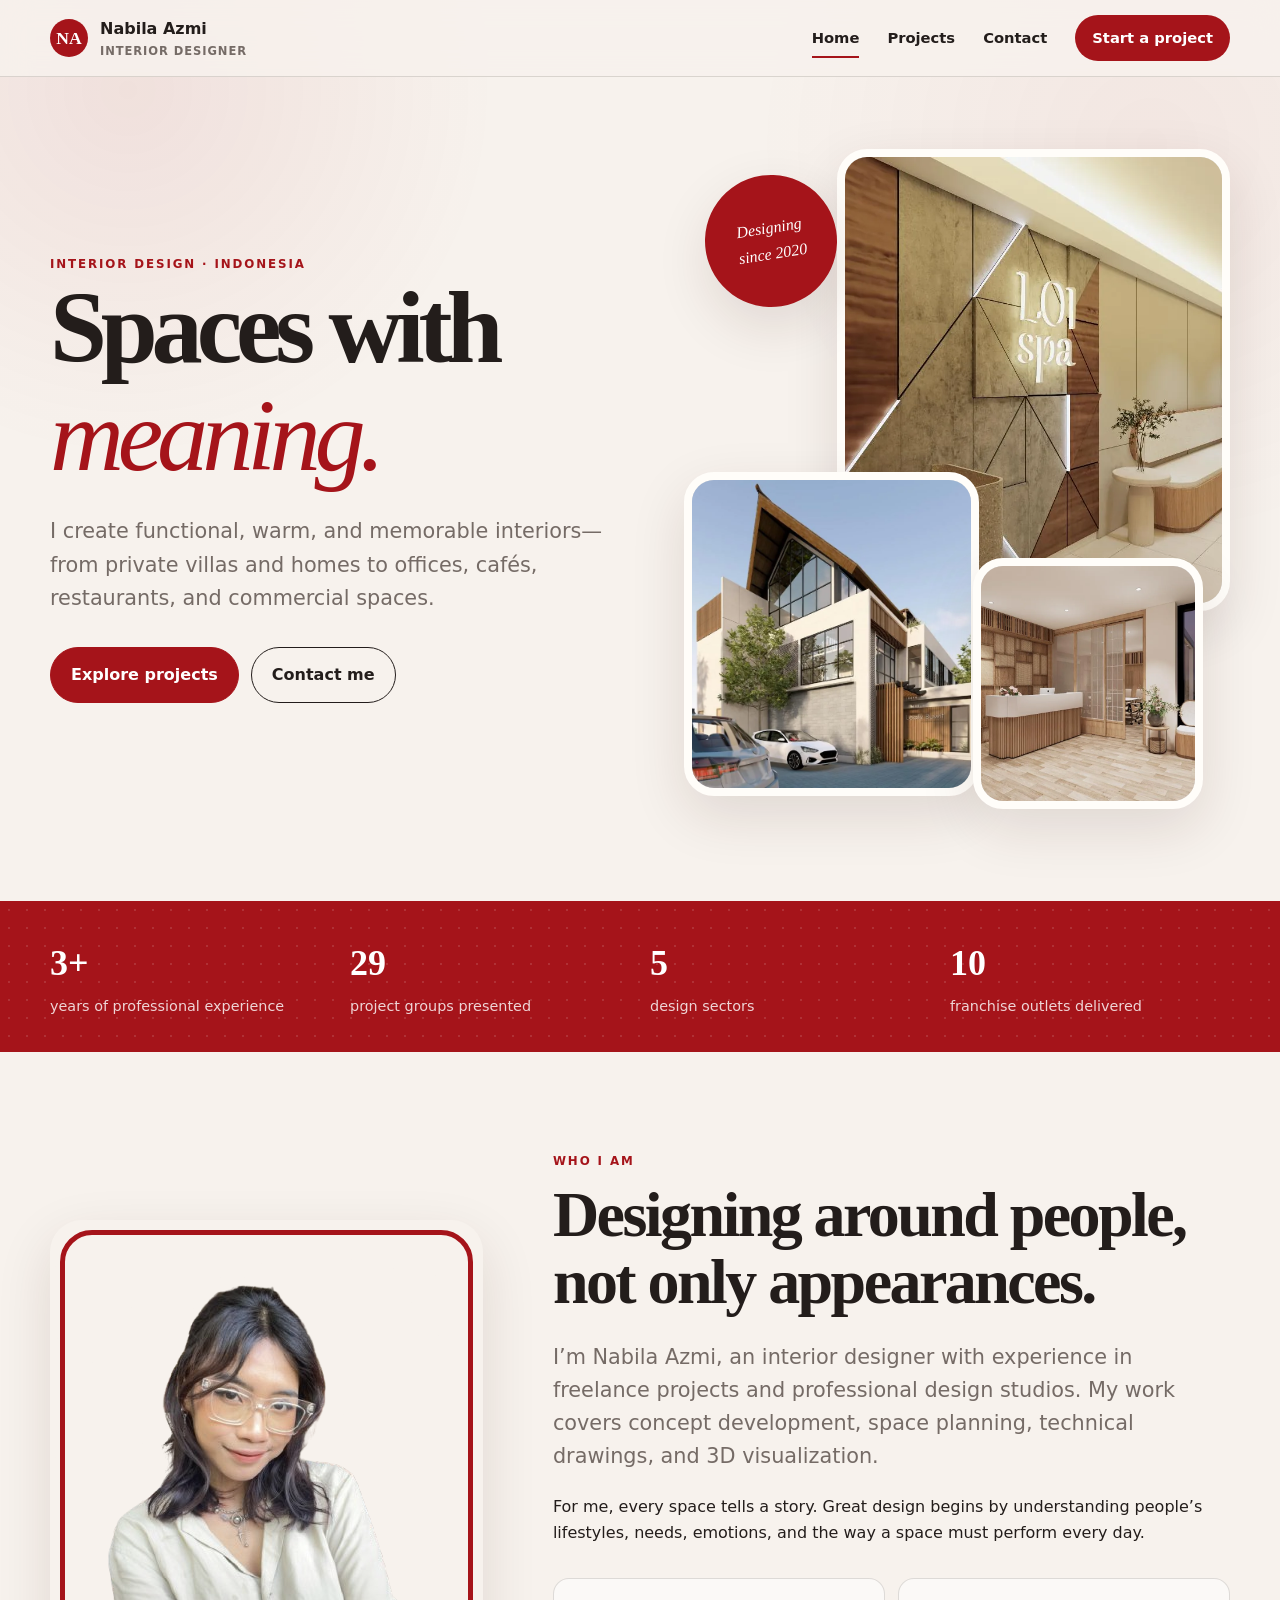
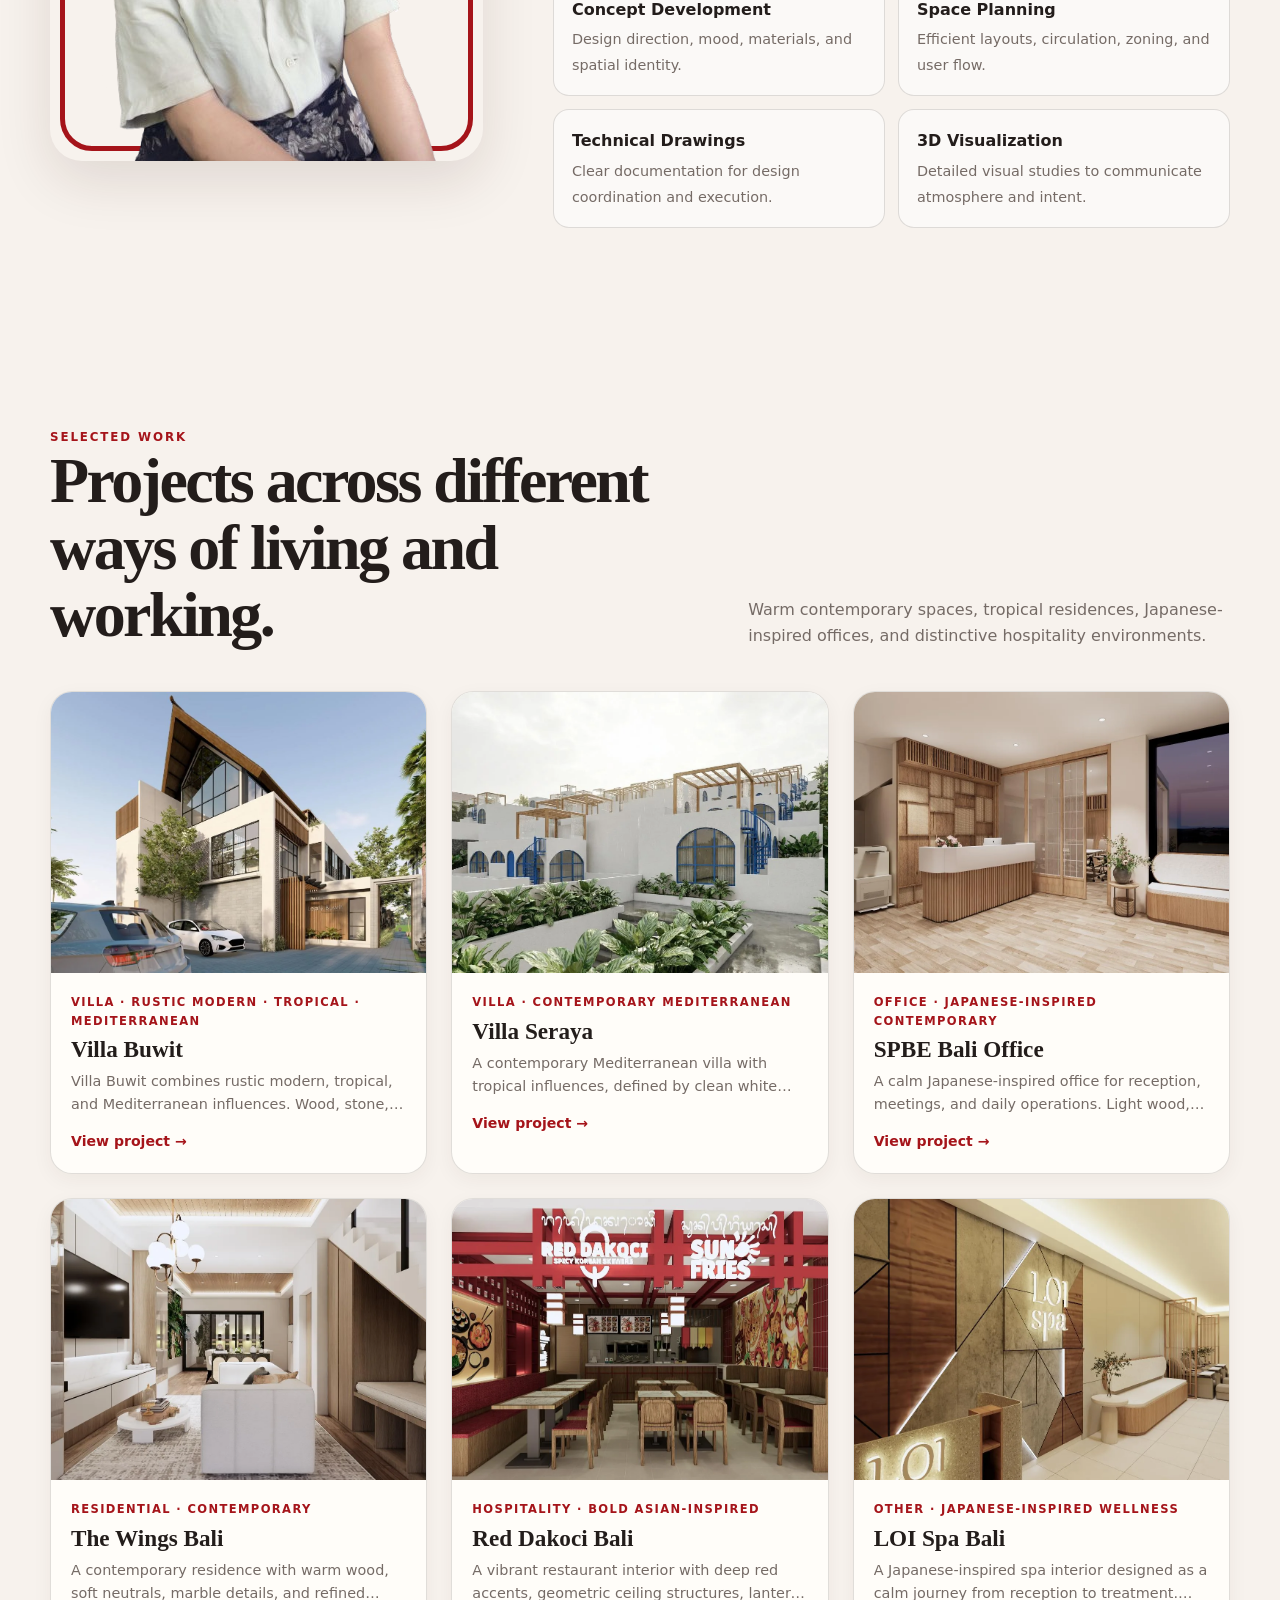
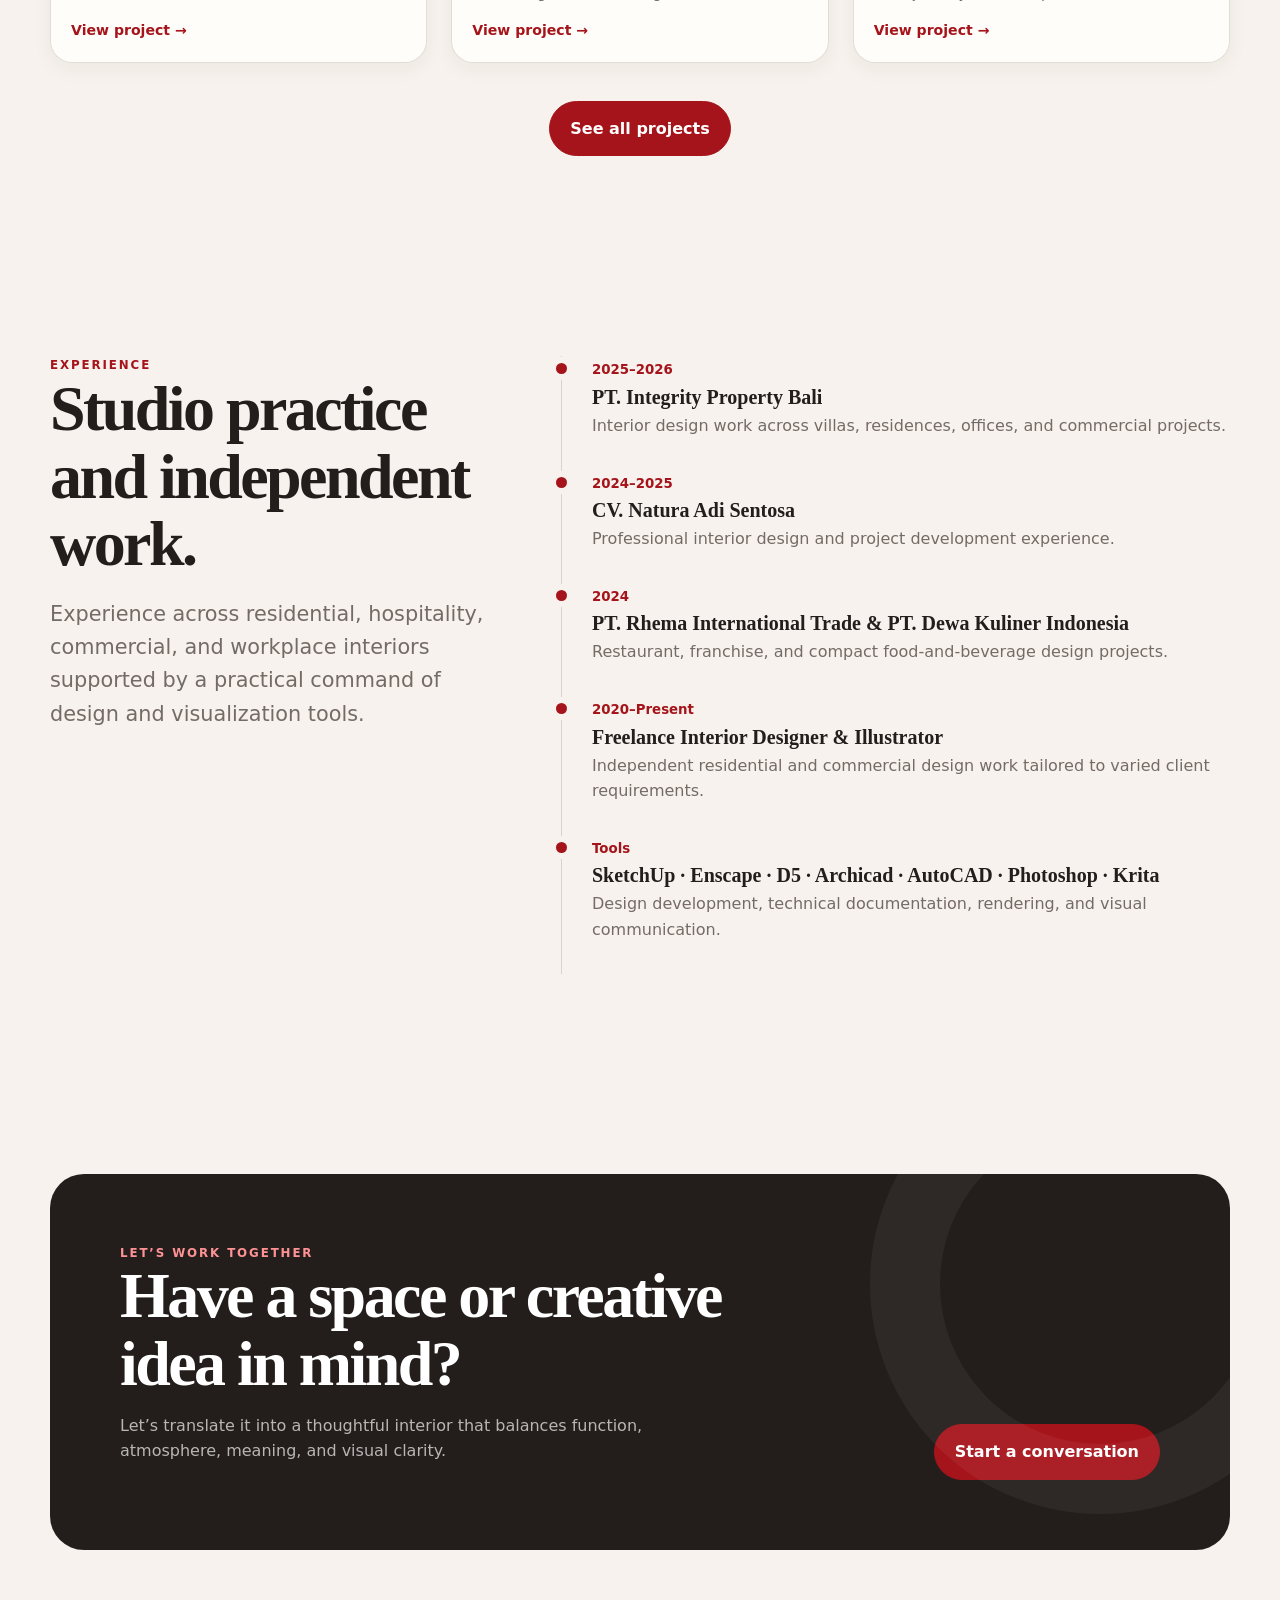
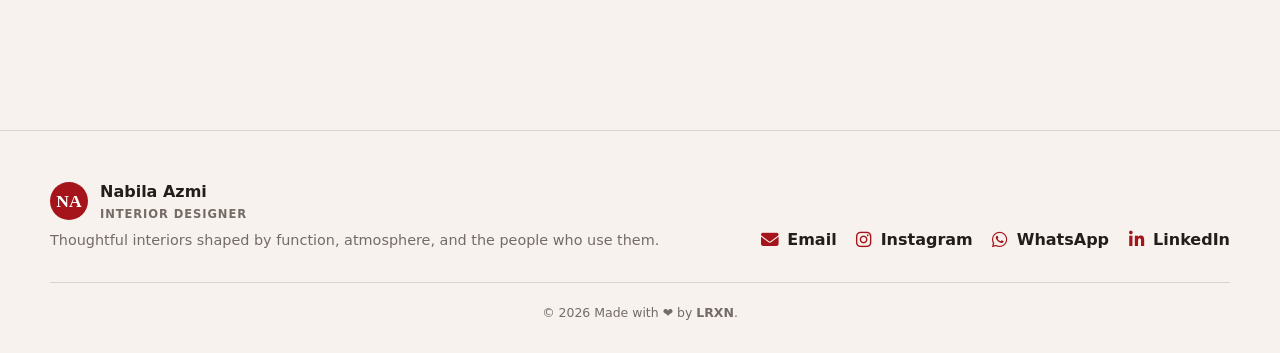
<file: index.html>
<!doctype html>
<html lang="en">
 <head>
  <meta charset="utf-8"/>
  <meta content="width=device-width,initial-scale=1" name="viewport"/>
  <meta content="Interior design portfolio of Nabila Azmi, featuring villa, residential, office, hospitality, and commercial projects." name="description"/>
  <meta content="#a5141a" name="theme-color"/>
  <title>
   Nabila Azmi — Interior Designer
  </title>
  <link href="/assets/styles.css" rel="stylesheet"/>
  <link
   href="https://cdn.jsdelivr.net/npm/@fortawesome/fontawesome-free@6.7.2/css/all.min.css"
   rel="stylesheet"
  />
 </head>
 <body>
  <!-- Site header and navigation -->
  <header class="site-header">
   <div class="container nav">
    <a class="brand" href="/">
     <span class="brand-mark">
      NA
     </span>
     <span>
      Nabila Azmi
      <small>
       Interior Designer
      </small>
     </span>
    </a>
    <button aria-expanded="false" aria-label="Open navigation" class="menu-btn">
     ☰
    </button>
    <nav aria-label="Primary navigation" class="nav-links">
     <a aria-current="page" href="/">
      Home
     </a>
     <a href="/projects/">
      Projects
     </a>
     <a href="/contact/">
      Contact
     </a>
     <a class="nav-cta" href="/contact/">
      Start a project
     </a>
    </nav>
   </div>
  </header>
  <main>
   <!-- Hero -->
   <section class="hero">
    <div class="container hero-grid">
     <div class="hero-copy reveal">
      <div class="eyebrow">
       Interior design · Indonesia
      </div>
      <h1>
       Spaces with
       <em>
        meaning.
       </em>
      </h1>
      <p class="lead">
       I create functional, warm, and memorable interiors—from private villas and homes to offices, cafés, restaurants, and commercial spaces.
      </p>
      <div class="actions">
       <a class="btn btn-primary" href="/projects/">
        Explore projects
       </a>
       <a class="btn btn-ghost" href="/contact/">
        Contact me
       </a>
      </div>
     </div>
     <div class="hero-collage reveal">
      <div class="hero-card one">
       <img alt="Villa Seraya exterior" src="/assets/images/villa-seraya-01.webp"/>
      </div>
      <div class="hero-card two">
       <img alt="Red Dakoci restaurant" src="/assets/images/red-dakoci-bali-01.webp"/>
      </div>
      <div class="hero-card three">
       <img alt="Villa Buwit exterior" src="/assets/images/villa-buwit-01.webp"/>
      </div>
      <div class="hero-badge">
       Designing
       <br/>
       since 2020
      </div>
     </div>
    </div>
   </section>
   <!-- Dot Band -->
   <section class="dot-band">
    <div class="container stats">
     <div class="stat">
      <strong>
       3+
      </strong>
      <span>
       years of professional experience
      </span>
     </div>
     <div class="stat">
      <strong>
       29
      </strong>
      <span>
       project groups presented
      </span>
     </div>
     <div class="stat">
      <strong>
       5
      </strong>
      <span>
       design sectors
      </span>
     </div>
     <div class="stat">
      <strong>
       10
      </strong>
      <span>
       franchise outlets delivered
      </span>
     </div>
    </div>
   </section>
   <!-- Section -->
   <section class="section">
    <div class="container about-grid">
     <div class="portrait reveal">
      <img alt="Portrait of Nabila Azmi" src="/assets/images/nabila-profile-portrait.webp"/>
     </div>
     <div class="about-copy reveal">
      <div class="eyebrow">
       Who I am
      </div>
      <h2>
       Designing around people, not only appearances.
      </h2>
      <p class="lead">
       I’m Nabila Azmi, an interior designer with experience in freelance projects and professional design studios. My work covers concept development, space planning, technical drawings, and 3D visualization.
      </p>
      <p>
       For me, every space tells a story. Great design begins by understanding people’s lifestyles, needs, emotions, and the way a space must perform every day.
      </p>
      <div class="capabilities">
       <div class="capability">
        <strong>
         Concept Development
        </strong>
        <span>
         Design direction, mood, materials, and spatial identity.
        </span>
       </div>
       <div class="capability">
        <strong>
         Space Planning
        </strong>
        <span>
         Efficient layouts, circulation, zoning, and user flow.
        </span>
       </div>
       <div class="capability">
        <strong>
         Technical Drawings
        </strong>
        <span>
         Clear documentation for design coordination and execution.
        </span>
       </div>
       <div class="capability">
        <strong>
         3D Visualization
        </strong>
        <span>
         Detailed visual studies to communicate atmosphere and intent.
        </span>
       </div>
      </div>
     </div>
    </div>
   </section>
   <!-- Section -->
   <section class="section">
    <div class="container">
     <div class="section-head">
      <div>
       <div class="eyebrow">
        Selected work
       </div>
       <h2>
        Projects across different ways of living and working.
       </h2>
      </div>
      <p>
       Warm contemporary spaces, tropical residences, Japanese-inspired offices, and distinctive hospitality environments.
      </p>
     </div>
     <div class="project-grid">
      <article aria-label="View Villa Buwit" class="project-card reveal" data-open-project="villa-buwit" role="button" tabindex="0">
       <div class="project-media">
        <img alt="Villa Buwit interior design" loading="lazy" src="/assets/images/villa-buwit-01.webp"/>
       </div>
       <div class="project-body">
        <div class="project-meta">
         Villa · Rustic Modern · Tropical · Mediterranean
        </div>
        <h3>
         Villa Buwit
        </h3>
        <p>
         Villa Buwit combines rustic modern, tropical, and Mediterranean influences. Wood, stone, clean geometry, and a relaxed material palette create a warm home that sits comfortably within its natural setting.
        </p>
        <div class="view-link">
         View project →
        </div>
       </div>
      </article>
      <article aria-label="View Villa Seraya" class="project-card reveal" data-open-project="villa-seraya" role="button" tabindex="0">
       <div class="project-media">
        <img alt="Villa Seraya interior design" loading="lazy" src="/assets/images/villa-seraya-01.webp"/>
       </div>
       <div class="project-body">
        <div class="project-meta">
         Villa · Contemporary Mediterranean
        </div>
        <h3>
         Villa Seraya
        </h3>
        <p>
         A contemporary Mediterranean villa with tropical influences, defined by clean white architecture, blue arched openings, warm wood accents, and lush planting. The result is airy, serene, and resort-like.
        </p>
        <div class="view-link">
         View project →
        </div>
       </div>
      </article>
      <article aria-label="View SPBE Bali Office" class="project-card reveal" data-open-project="spbe-bali-office" role="button" tabindex="0">
       <div class="project-media">
        <img alt="SPBE Bali Office interior design" loading="lazy" src="/assets/images/spbe-bali-office-01.webp"/>
       </div>
       <div class="project-body">
        <div class="project-meta">
         Office · Japanese-inspired Contemporary
        </div>
        <h3>
         SPBE Bali Office
        </h3>
        <p>
         A calm Japanese-inspired office for reception, meetings, and daily operations. Light wood, soft neutrals, translucent partitions, integrated storage, curved forms, and panoramic glazing create order, openness, and functional privacy.
        </p>
        <div class="view-link">
         View project →
        </div>
       </div>
      </article>
      <article aria-label="View The Wings Bali" class="project-card reveal" data-open-project="the-wings-bali" role="button" tabindex="0">
       <div class="project-media">
        <img alt="The Wings Bali interior design" loading="lazy" src="/assets/images/the-wings-bali-01.webp"/>
       </div>
       <div class="project-body">
        <div class="project-meta">
         Residential · Contemporary
        </div>
        <h3>
         The Wings Bali
        </h3>
        <p>
         A contemporary residence with warm wood, soft neutrals, marble details, and refined lighting. Integrated storage, a geometric green feature wall, and the private pool build a clear indoor-outdoor relationship.
        </p>
        <div class="view-link">
         View project →
        </div>
       </div>
      </article>
      <article aria-label="View Red Dakoci Bali" class="project-card reveal" data-open-project="red-dakoci-bali" role="button" tabindex="0">
       <div class="project-media">
        <img alt="Red Dakoci Bali interior design" loading="lazy" src="/assets/images/red-dakoci-bali-01.webp"/>
       </div>
       <div class="project-body">
        <div class="project-meta">
         Hospitality · Bold Asian-inspired
        </div>
        <h3>
         Red Dakoci Bali
        </h3>
        <p>
         A vibrant restaurant interior with deep red accents, geometric ceiling structures, lantern-style lighting, murals, and timber finishes. Flexible table configurations and balanced neutral elements make the space energetic yet comfortable.
        </p>
        <div class="view-link">
         View project →
        </div>
       </div>
      </article>
      <article aria-label="View LOI Spa Bali" class="project-card reveal" data-open-project="loi-spa-bali" role="button" tabindex="0">
       <div class="project-media">
        <img alt="LOI Spa Bali interior design" loading="lazy" src="/assets/images/loi-spa-bali-01.webp"/>
       </div>
       <div class="project-body">
        <div class="project-meta">
         Other · Japanese-inspired Wellness
        </div>
        <h3>
         LOI Spa Bali
        </h3>
        <p>
         A Japanese-inspired spa interior designed as a calm journey from reception to treatment. Natural wood, textured stone, timber screens, concealed lighting, and softly separated treatment zones support comfort, privacy, and smooth circulation.
        </p>
        <div class="view-link">
         View project →
        </div>
       </div>
      </article>
     </div>
     <div class="actions" style="justify-content:center;margin-top:38px">
      <a class="btn btn-primary" href="/projects/">
       See all projects
      </a>
     </div>
    </div>
   </section>
   <!-- Section -->
   <section class="section">
    <div class="container experience">
     <div>
      <div class="eyebrow">
       Experience
      </div>
      <h2>
       Studio practice and independent work.
      </h2>
      <p class="lead">
       Experience across residential, hospitality, commercial, and workplace interiors supported by a practical command of design and visualization tools.
      </p>
     </div>
     <div class="timeline">
      <div class="timeline-item">
       <small>
        2025–2026
       </small>
       <h3>
        PT. Integrity Property Bali
       </h3>
       <p>
        Interior design work across villas, residences, offices, and commercial projects.
       </p>
      </div>
      <div class="timeline-item">
       <small>
        2024–2025
       </small>
       <h3>
        CV. Natura Adi Sentosa
       </h3>
       <p>
        Professional interior design and project development experience.
       </p>
      </div>
      <div class="timeline-item">
       <small>
        2024
       </small>
       <h3>
        PT. Rhema International Trade &amp; PT. Dewa Kuliner Indonesia
       </h3>
       <p>
        Restaurant, franchise, and compact food-and-beverage design projects.
       </p>
      </div>
      <div class="timeline-item">
       <small>
        2020–Present
       </small>
       <h3>
        Freelance Interior Designer &amp; Illustrator
       </h3>
       <p>
        Independent residential and commercial design work tailored to varied client requirements.
       </p>
      </div>
      <div class="timeline-item">
       <small>
        Tools
       </small>
       <h3>
        SketchUp · Enscape · D5 · Archicad · AutoCAD · Photoshop · Krita
       </h3>
       <p>
        Design development, technical documentation, rendering, and visual communication.
       </p>
      </div>
     </div>
    </div>
   </section>
   <!-- Section -->
   <section class="section">
    <div class="container cta-panel reveal">
     <div>
      <div class="eyebrow" style="color:#ff9295">
       Let’s work together
      </div>
      <h2>
       Have a space or creative idea in mind?
      </h2>
      <p>
       Let’s translate it into a thoughtful interior that balances function, atmosphere, meaning, and visual clarity.
      </p>
     </div>
     <div class="actions">
      <a class="btn btn-primary" href="/contact/">
       Start a conversation
      </a>
     </div>
    </div>
   </section>
  </main>
  <!-- Site footer -->
  <footer class="footer">
   <div class="container">
    <div class="footer-grid">
     <div>
      <a class="brand" href="/">
       <span class="brand-mark">
        NA
       </span>
       <span>
        Nabila Azmi
        <small>
         Interior Designer
        </small>
       </span>
      </a>
      <p>
       Thoughtful interiors shaped by function, atmosphere, and the people who use them.
      </p>
     </div>
     <div aria-label="Social links" class="socials">
      <a aria-label="Send Nabila an email" href="mailto:nabilaazmidew770@gmail.com">
       <i aria-hidden="true" class="fa-solid fa-envelope"></i>
       <span>Email</span>
      </a>
      <a aria-label="Visit Nabila's Instagram" href="https://instagram.com/nbilaazmiii" rel="noopener noreferrer" target="_blank">
       <i aria-hidden="true" class="fa-brands fa-instagram"></i>
       <span>Instagram</span>
      </a>
      <a aria-label="Contact Nabila on WhatsApp" href="https://wa.me/6281224965706" rel="noopener noreferrer" target="_blank">
       <i aria-hidden="true" class="fa-brands fa-whatsapp"></i>
       <span>WhatsApp</span>
      </a>
      <a aria-label="Visit Nabila's LinkedIn profile" href="https://www.linkedin.com/in/nabila-azmi-10a50522a/" rel="noopener noreferrer" target="_blank">
       <i aria-hidden="true" class="fa-brands fa-linkedin-in"></i>
       <span>LinkedIn</span>
      </a>
     </div>
    </div>
    <div class="copyright">
     ©
     <span data-year="">
     </span>
     Made with ❤️ by <a href="https://www.instagram.com/larxion0/" target="_blank">LRXN</a>.
    </div>
   </div>
  </footer>
  <script src="/assets/projects.js">
  </script>
  <script src="/assets/script.js">
  </script>
 </body>
</html>
</file>
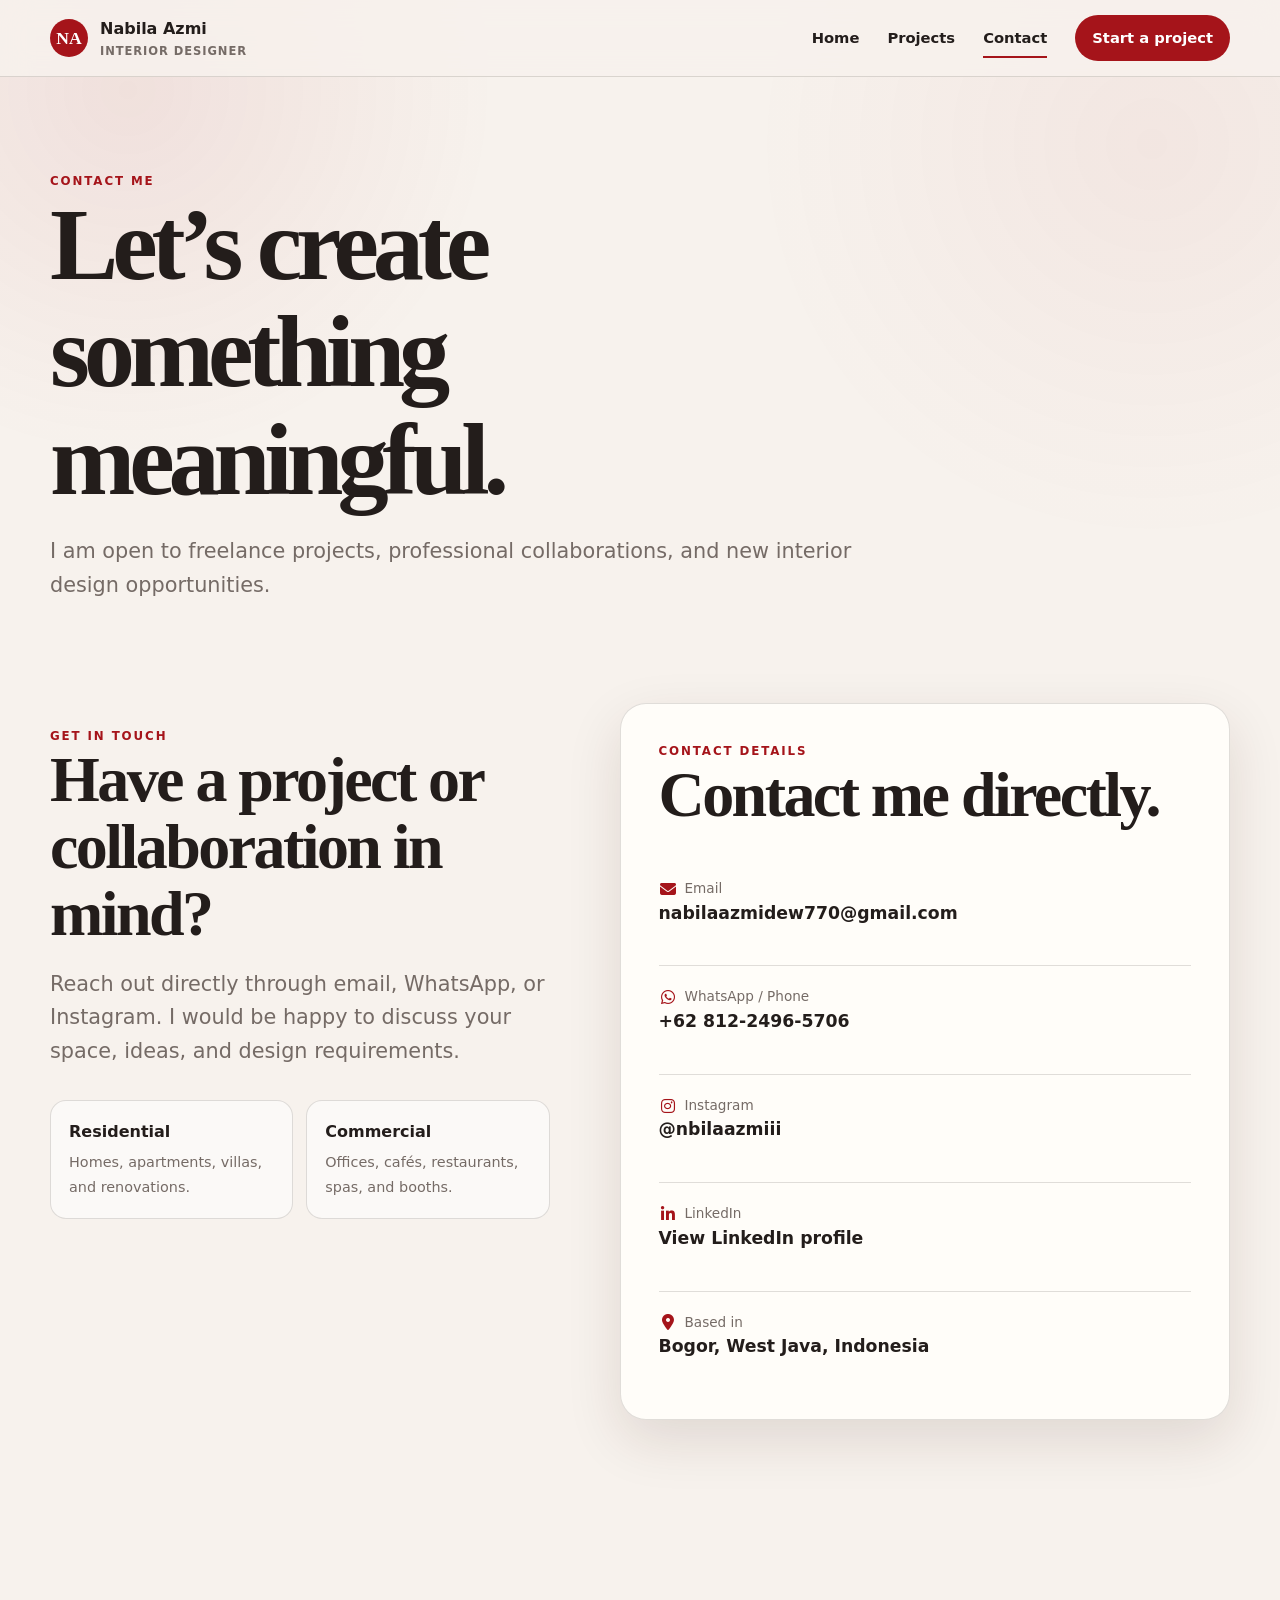
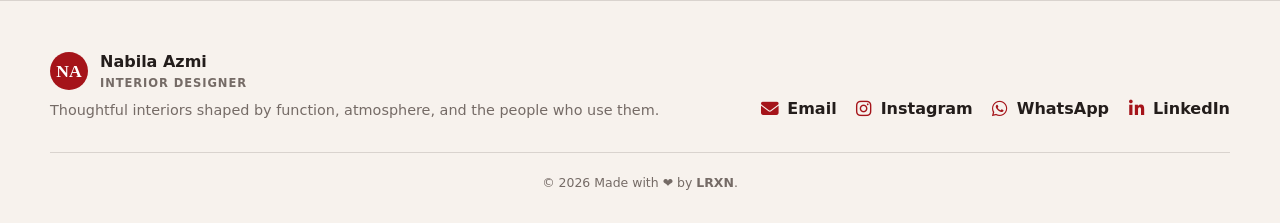
<file: contact/index.html>
<!doctype html>
<html lang="en">
 <head>
  <meta charset="utf-8"/>
  <meta content="width=device-width,initial-scale=1" name="viewport"/>
  <meta content="Contact interior designer Nabila Azmi for freelance projects, collaborations, and design opportunities." name="description"/>
  <meta content="#a5141a" name="theme-color"/>
  <title>
   Contact — Nabila Azmi
  </title>
  <link href="/assets/styles.css" rel="stylesheet"/>
  <link
   href="https://cdn.jsdelivr.net/npm/@fortawesome/fontawesome-free@6.7.2/css/all.min.css"
   rel="stylesheet"
  />
 </head>
 <body>
  <!-- Site header and navigation -->
  <header class="site-header">
   <div class="container nav">
    <a class="brand" href="/">
     <span class="brand-mark">
      NA
     </span>
     <span>
      Nabila Azmi
      <small>
       Interior Designer
      </small>
     </span>
    </a>
    <button aria-expanded="false" aria-label="Open navigation" class="menu-btn">
     ☰
    </button>
    <nav aria-label="Primary navigation" class="nav-links">
     <a href="/">
      Home
     </a>
     <a href="/projects/">
      Projects
     </a>
     <a aria-current="page" href="/contact/">
      Contact
     </a>
     <a class="nav-cta" href="/contact/">
      Start a project
     </a>
    </nav>
   </div>
  </header>
  <main>
   <!-- Page Hero -->
   <section class="page-hero">
    <div class="container">
     <div class="eyebrow">
      Contact me
     </div>
     <h1>
      Let’s create something meaningful.
     </h1>
     <p class="lead">
      I am open to freelance projects, professional collaborations, and new interior design opportunities.
     </p>
    </div>
   </section>
   <!-- Contact details -->
   <section class="section" style="padding-top:25px">
    <div class="container contact-grid contact-grid-details">
     <div class="contact-intro">
      <div class="eyebrow">
       Get in touch
      </div>
      <h2>
       Have a project or collaboration in mind?
      </h2>
      <p class="lead">
       Reach out directly through email, WhatsApp, or Instagram. I would be happy to discuss your space, ideas, and design requirements.
      </p>
      <div class="capabilities">
       <div class="capability">
        <strong>
         Residential
        </strong>
        <span>
         Homes, apartments, villas, and renovations.
        </span>
       </div>
       <div class="capability">
        <strong>
         Commercial
        </strong>
        <span>
         Offices, cafés, restaurants, spas, and booths.
        </span>
       </div>
      </div>
     </div>
     <div class="contact-panel">
      <div class="eyebrow">
       Contact details
      </div>
      <h2>
       Contact me directly.
      </h2>
      <div class="contact-list">
       <div class="contact-item">
        <span>
         <i aria-hidden="true" class="fa-solid fa-envelope"></i>
         Email
        </span>
        <a href="mailto:nabilaazmidew770@gmail.com">
         nabilaazmidew770@gmail.com
        </a>
       </div>
       <div class="contact-item">
        <span>
         <i aria-hidden="true" class="fa-brands fa-whatsapp"></i>
         WhatsApp / Phone
        </span>
        <a href="https://wa.me/6281224965706" rel="noopener noreferrer" target="_blank">
         +62 812-2496-5706
        </a>
       </div>
       <div class="contact-item">
        <span>
         <i aria-hidden="true" class="fa-brands fa-instagram"></i>
         Instagram
        </span>
        <a href="https://instagram.com/nbilaazmiii" rel="noopener noreferrer" target="_blank">
         @nbilaazmiii
        </a>
       </div>
       <div class="contact-item">
        <span>
         <i aria-hidden="true" class="fa-brands fa-linkedin-in"></i>
         LinkedIn
        </span>
        <a href="https://www.linkedin.com/in/nabila-azmi-10a50522a/" rel="noopener noreferrer" target="_blank">
         View LinkedIn profile
        </a>
       </div>
       <div class="contact-item">
        <span>
         <i aria-hidden="true" class="fa-solid fa-location-dot"></i>
         Based in
        </span>
        <strong>
         Bogor, West Java, Indonesia
        </strong>
       </div>
      </div>
     </div>
    </div>
   </section>
  </main>
  <!-- Site footer -->
  <footer class="footer">
   <div class="container">
    <div class="footer-grid">
     <div>
      <a class="brand" href="/">
       <span class="brand-mark">
        NA
       </span>
       <span>
        Nabila Azmi
        <small>
         Interior Designer
        </small>
       </span>
      </a>
      <p>
       Thoughtful interiors shaped by function, atmosphere, and the people who use them.
      </p>
     </div>
     <div aria-label="Social links" class="socials">
      <a aria-label="Send Nabila an email" href="mailto:nabilaazmidew770@gmail.com">
       <i aria-hidden="true" class="fa-solid fa-envelope"></i>
       <span>Email</span>
      </a>
      <a aria-label="Visit Nabila's Instagram" href="https://instagram.com/nbilaazmiii" rel="noopener noreferrer" target="_blank">
       <i aria-hidden="true" class="fa-brands fa-instagram"></i>
       <span>Instagram</span>
      </a>
      <a aria-label="Contact Nabila on WhatsApp" href="https://wa.me/6281224965706" rel="noopener noreferrer" target="_blank">
       <i aria-hidden="true" class="fa-brands fa-whatsapp"></i>
       <span>WhatsApp</span>
      </a>
      <a aria-label="Visit Nabila's LinkedIn profile" href="https://www.linkedin.com/in/nabila-azmi-10a50522a/" rel="noopener noreferrer" target="_blank">
       <i aria-hidden="true" class="fa-brands fa-linkedin-in"></i>
       <span>LinkedIn</span>
      </a>
     </div>
    </div>
    <div class="copyright">
     ©
     <span data-year="">
     </span>
     Made with ❤️ by <a href="https://www.instagram.com/larxion0/" target="_blank">LRXN</a>.
    </div>
   </div>
  </footer>
  <script src="/assets/projects.js">
  </script>
  <script src="/assets/script.js">
  </script>
 </body>
</html>
</file>
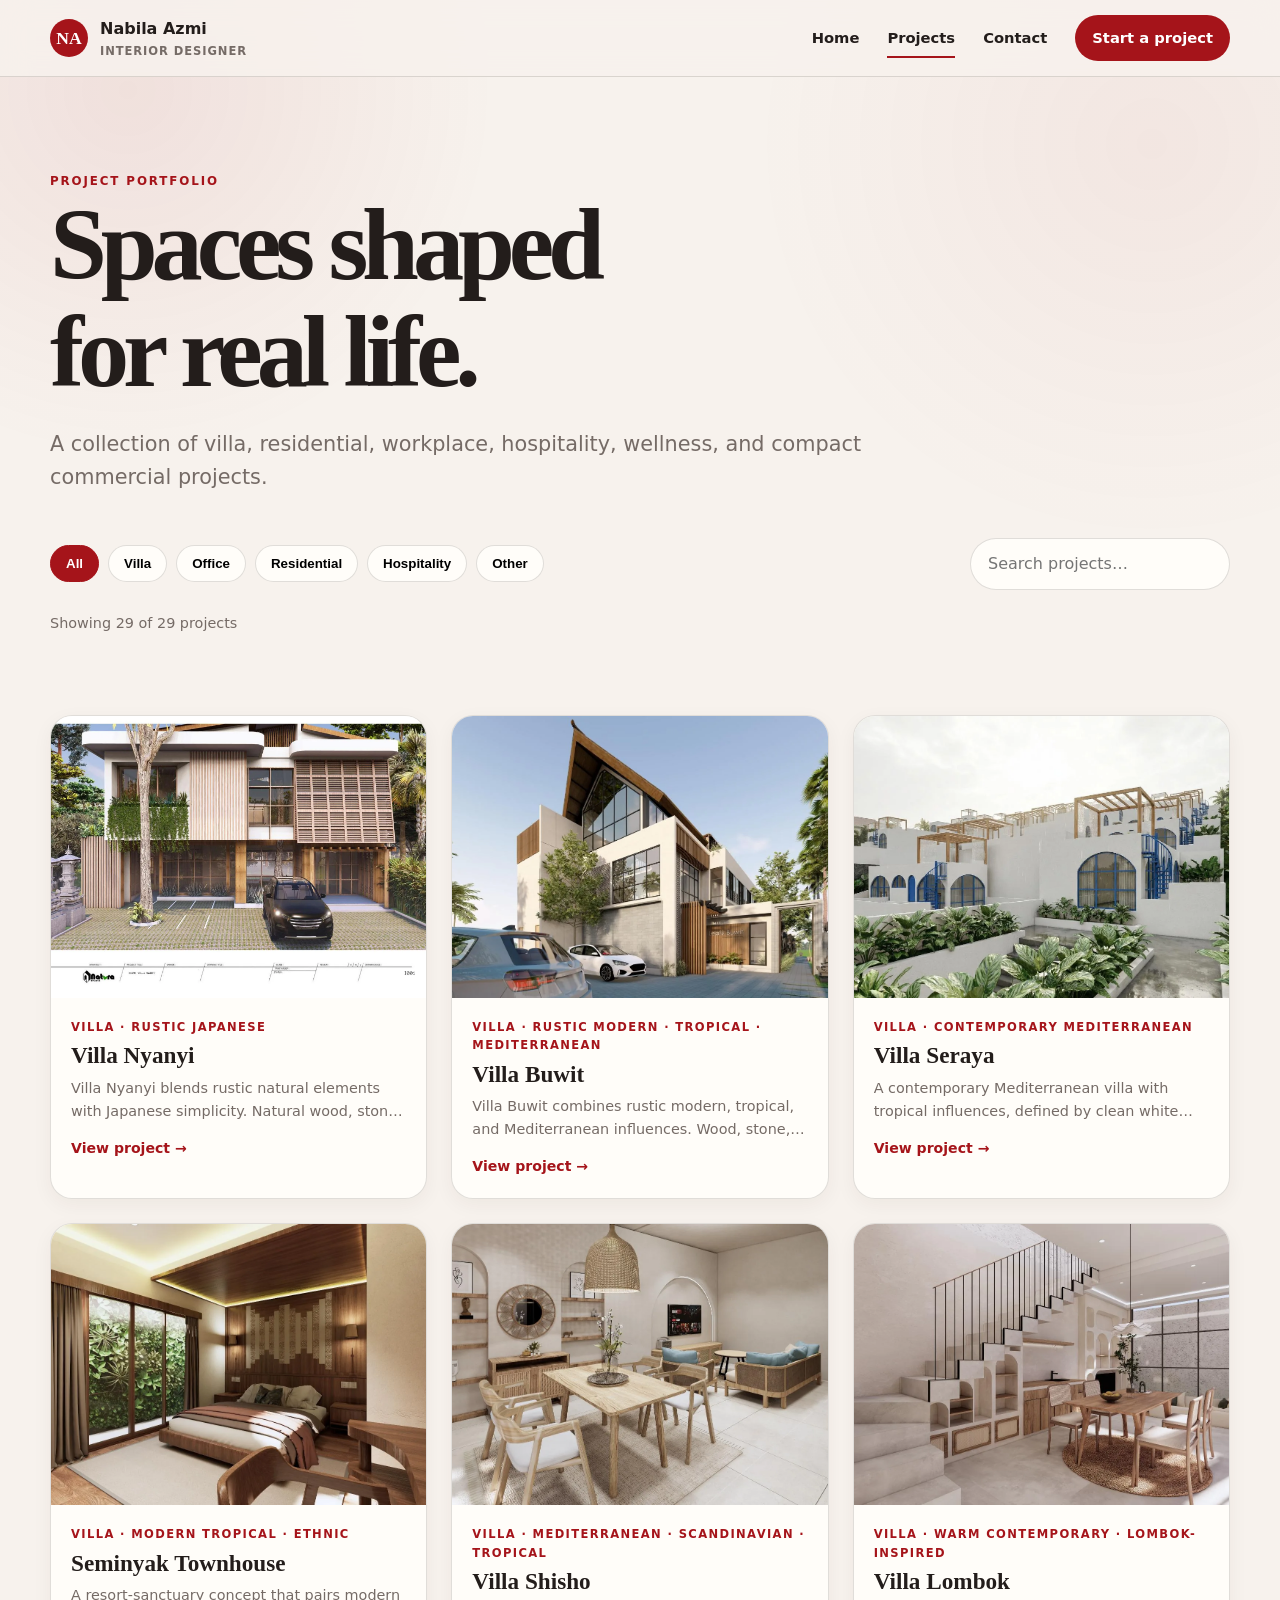
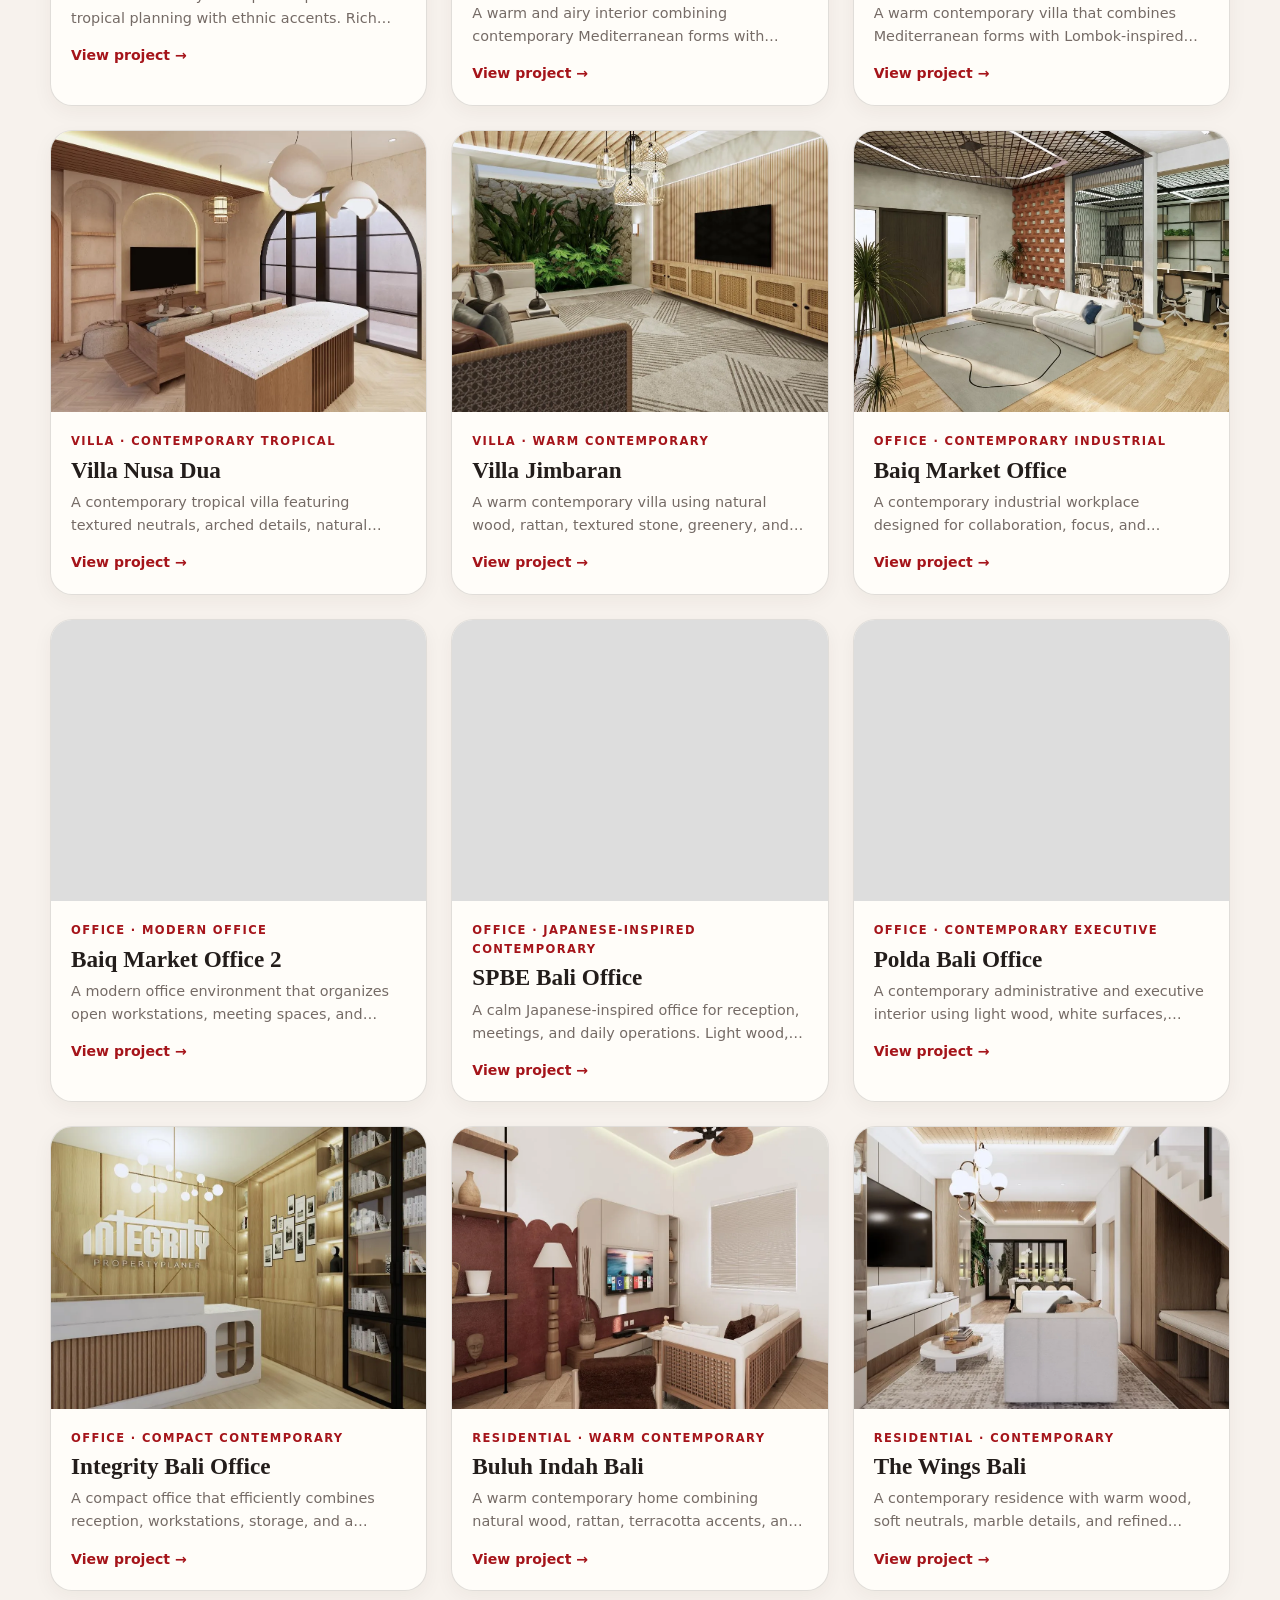
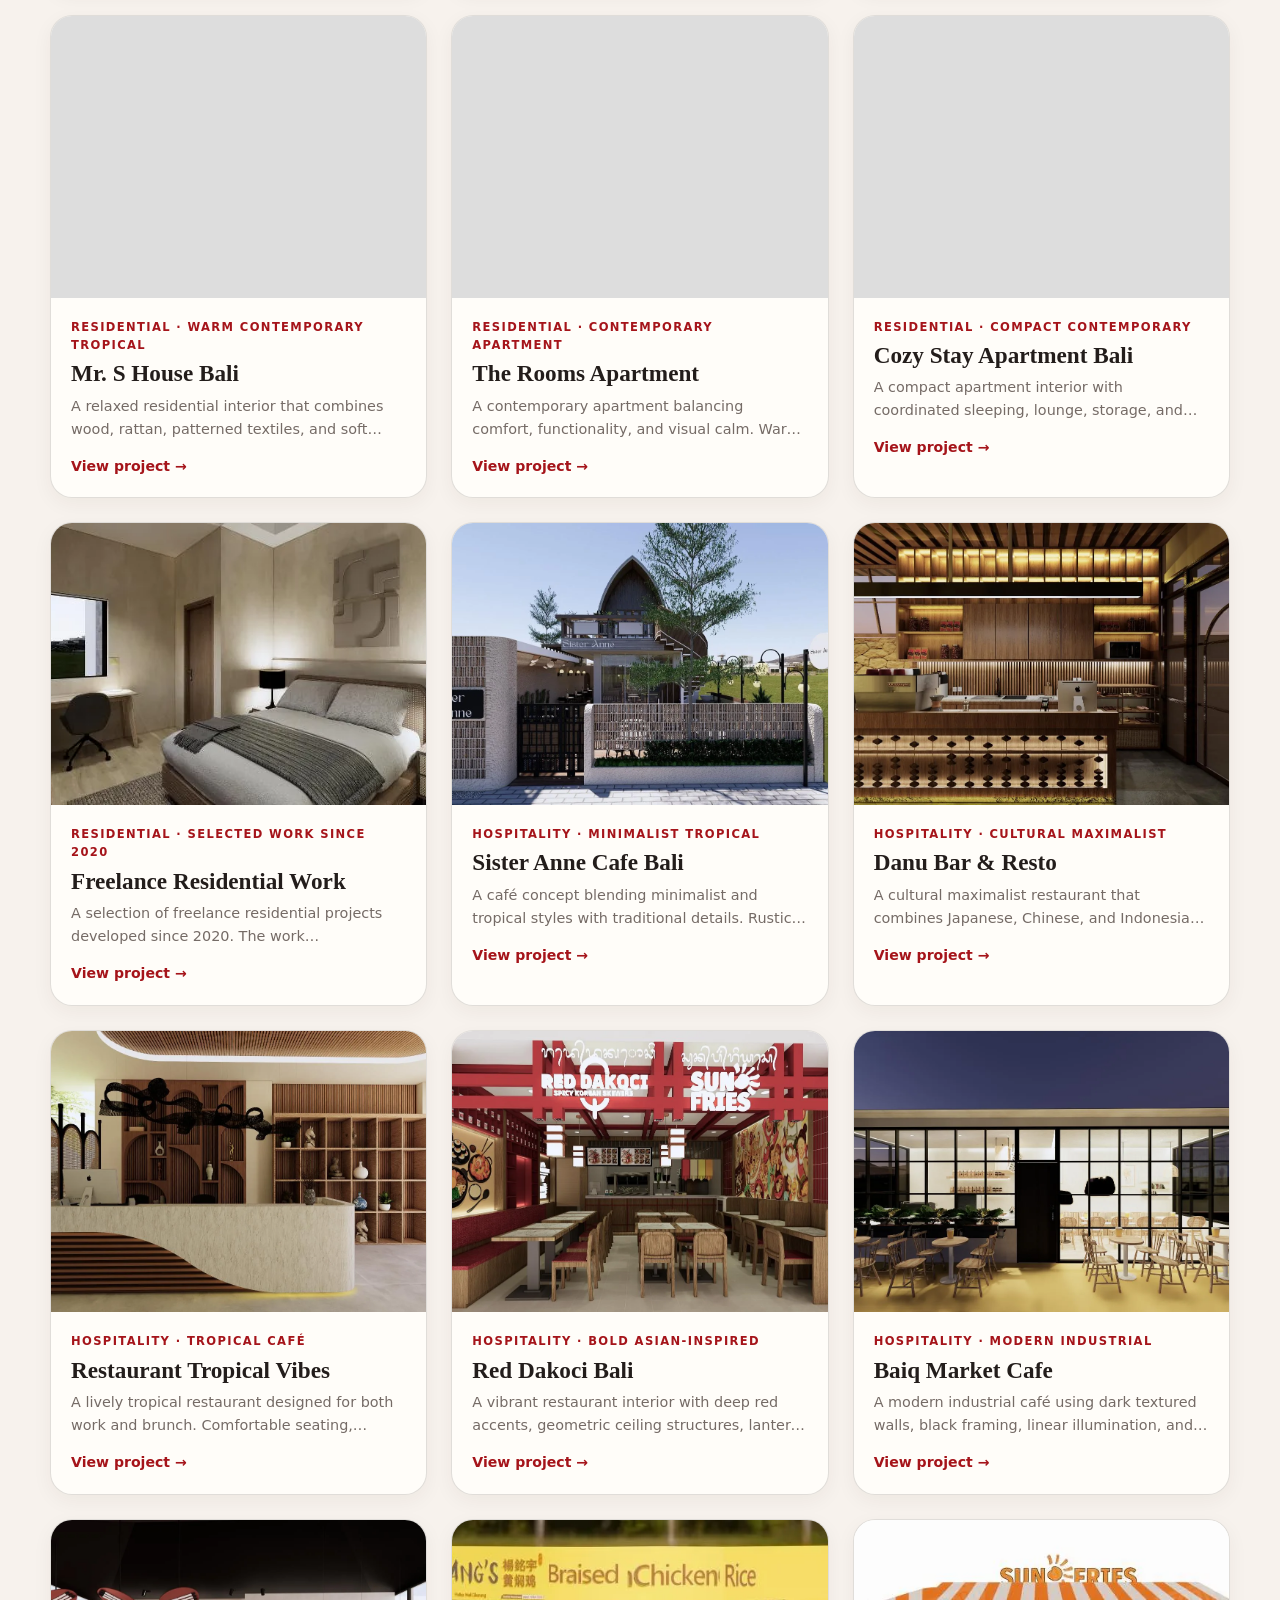
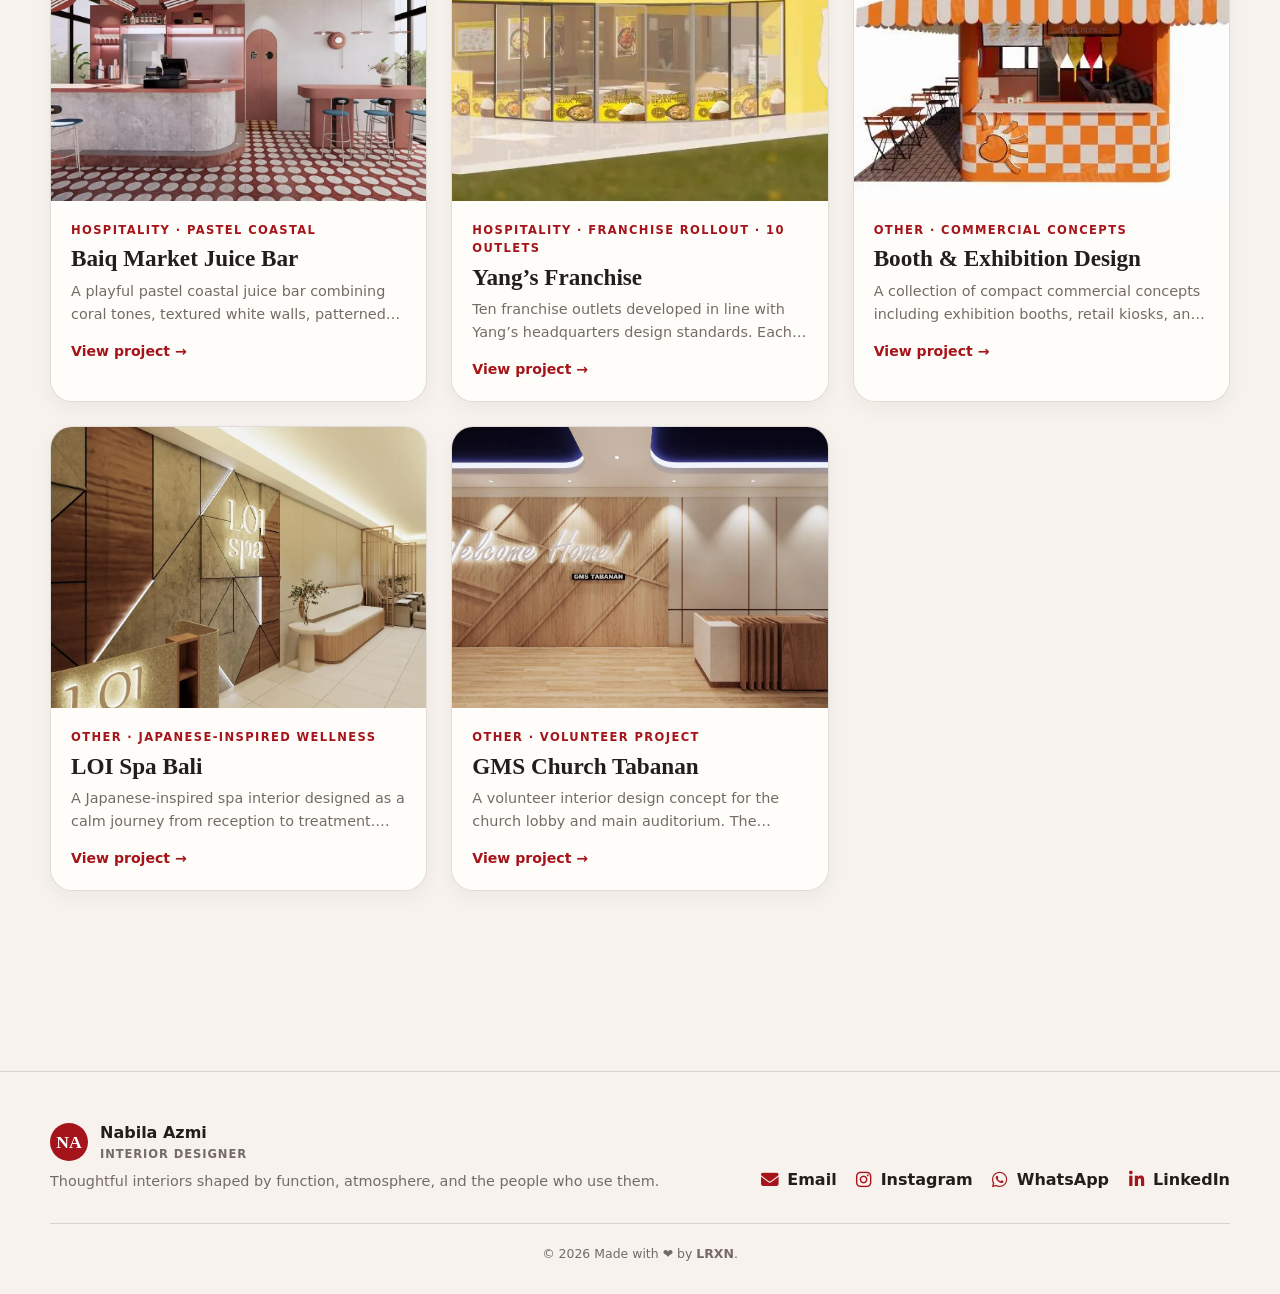
<file: projects/index.html>
<!doctype html>
<html lang="en">
 <head>
  <meta charset="utf-8"/>
  <meta content="width=device-width,initial-scale=1" name="viewport"/>
  <meta content="Explore villa, office, residential, hospitality, and commercial interior design projects by Nabila Azmi." name="description"/>
  <meta content="#a5141a" name="theme-color"/>
  <title>
   Projects — Nabila Azmi
  </title>
  <link href="/assets/styles.css" rel="stylesheet"/>
  <link
   href="https://cdn.jsdelivr.net/npm/@fortawesome/fontawesome-free@6.7.2/css/all.min.css"
   rel="stylesheet"
  />
 </head>
 <body>
  <!-- Site header and navigation -->
  <header class="site-header">
   <div class="container nav">
    <a class="brand" href="/">
     <span class="brand-mark">
      NA
     </span>
     <span>
      Nabila Azmi
      <small>
       Interior Designer
      </small>
     </span>
    </a>
    <button aria-expanded="false" aria-label="Open navigation" class="menu-btn">
     ☰
    </button>
    <nav aria-label="Primary navigation" class="nav-links">
     <a href="/">
      Home
     </a>
     <a aria-current="page" href="/projects/">
      Projects
     </a>
     <a href="/contact/">
      Contact
     </a>
     <a class="nav-cta" href="/contact/">
      Start a project
     </a>
    </nav>
   </div>
  </header>
  <main>
   <!-- Page Hero -->
   <section class="page-hero">
    <div class="container">
     <div class="eyebrow">
      Project portfolio
     </div>
     <h1>
      Spaces shaped for real life.
     </h1>
     <p class="lead">
      A collection of villa, residential, workplace, hospitality, wellness, and compact commercial projects.
     </p>
     <div class="project-toolbar">
      <div aria-label="Filter projects" class="filters" id="projectFilters" role="group">
       <!-- Category buttons are generated automatically from assets/projects.js. -->
      </div>
      <input aria-label="Search projects" class="search" id="projectSearch" placeholder="Search projects…" type="search"/>
     </div>
     <div class="results-count" id="resultsCount">
     </div>
    </div>
   </section>
   <!-- Section -->
   <section class="section" style="padding-top:25px">
    <div class="container">
     <div class="project-grid" id="projectGrid">
     </div>
    </div>
   </section>
  </main>
  <dialog class="dialog" id="projectDialog">
   <button aria-label="Close project" class="dialog-close">
    ×
   </button>
   <div class="dialog-layout">
    <div class="dialog-gallery">
     <div class="dialog-main">
      <img alt="" id="dialogImage"/>
     </div>
     <div class="thumbs" id="dialogThumbs">
     </div>
    </div>
    <div class="dialog-copy">
     <div class="project-meta" id="dialogCategory">
     </div>
     <h2 id="dialogTitle">
     </h2>
     <span class="dialog-style" id="dialogStyle">
     </span>
     <p id="dialogDescription">
     </p>
     <div class="dialog-nav">
      <button aria-label="Previous project" class="icon-btn" id="prevProject">
       ←
      </button>
      <button aria-label="Next project" class="icon-btn" id="nextProject">
       →
      </button>
     </div>
    </div>
   </div>
  </dialog>
  <!-- Site footer -->
  <footer class="footer">
   <div class="container">
    <div class="footer-grid">
     <div>
      <a class="brand" href="/">
       <span class="brand-mark">
        NA
       </span>
       <span>
        Nabila Azmi
        <small>
         Interior Designer
        </small>
       </span>
      </a>
      <p>
       Thoughtful interiors shaped by function, atmosphere, and the people who use them.
      </p>
     </div>
     <div aria-label="Social links" class="socials">
      <a aria-label="Send Nabila an email" href="mailto:nabilaazmidew770@gmail.com">
       <i aria-hidden="true" class="fa-solid fa-envelope"></i>
       <span>Email</span>
      </a>
      <a aria-label="Visit Nabila's Instagram" href="https://instagram.com/nbilaazmiii" rel="noopener noreferrer" target="_blank">
       <i aria-hidden="true" class="fa-brands fa-instagram"></i>
       <span>Instagram</span>
      </a>
      <a aria-label="Contact Nabila on WhatsApp" href="https://wa.me/6281224965706" rel="noopener noreferrer" target="_blank">
       <i aria-hidden="true" class="fa-brands fa-whatsapp"></i>
       <span>WhatsApp</span>
      </a>
      <a aria-label="Visit Nabila's LinkedIn profile" href="https://www.linkedin.com/in/nabila-azmi-10a50522a/" rel="noopener noreferrer" target="_blank">
       <i aria-hidden="true" class="fa-brands fa-linkedin-in"></i>
       <span>LinkedIn</span>
      </a>
     </div>
    </div>
    <div class="copyright">
     ©
     <span data-year="">
     </span>
     Made with ❤️ by <a href="https://www.instagram.com/larxion0/" target="_blank">LRXN</a>.
    </div>
   </div>
  </footer>
  <script src="/assets/projects.js">
  </script>
  <script src="/assets/script.js">
  </script>
 </body>
</html>
</file>
<file: assets/styles.css>
:root {
  --bg: #f7f2ed;
  --surface: #fffdf9;
  --text: #231d1b;
  --muted: #756b66;
  --accent: #a5141a;
  --accent-dark: #781014;
  --line: rgba(35,29,27,.14);
  --shadow: 0 20px 55px rgba(55,25,19,.12);
  --radius: 24px;
  --max: 1180px;
}

* {
  box-sizing:border-box
}

html {
  scroll-behavior:smooth
}

body {
  margin: 0;
  background: var(--bg);
  color: var(--text);
  font-family: Inter,ui-sans-serif,system-ui,-apple-system,BlinkMacSystemFont,"Segoe UI",sans-serif;
  line-height:1.6
}

body::before {
  content: "";
  position: fixed;
  inset: 0;
  pointer-events: none;
  z-index: -2;
  background:radial-gradient(circle at 10% 10%,rgba(165,20,26,.08),transparent 23rem),radial-gradient(circle at 90% 16%,rgba(165,20,26,.05),transparent 25rem)
}

a {
  color: inherit;
  text-decoration:none
}

img {
  max-width: 100%;
  display:block
}

.container {
  width: min(calc(100% - 40px),var(--max));
  margin-inline:auto
}

.eyebrow {
  text-transform: uppercase;
  letter-spacing: .16em;
  font-size: .74rem;
  font-weight: 800;
  color:var(--accent)
}

h1,h2,h3 {
  font-family: Georgia,"Times New Roman",serif;
  line-height: 1.05;
  margin:0
}

h1 {
  font-size: clamp(3.2rem,8vw,7.4rem);
  letter-spacing:-.06em
}

h2 {
  font-size: clamp(2.2rem,5vw,4rem);
  letter-spacing:-.04em
}

h3 {
  font-size:1.45rem
}

.lead {
  font-size: clamp(1.05rem,2vw,1.3rem);
  color: var(--muted);
  max-width:62ch
}

.section {
  padding:100px 0
}

.section-head {
  display: flex;
  align-items: end;
  justify-content: space-between;
  gap: 30px;
  margin-bottom:42px
}

.section-head p {
  max-width: 48ch;
  color: var(--muted);
  margin:0
}

.site-header {
  position: sticky;
  top: 0;
  z-index: 40;
  background: rgba(247,242,237,.86);
  backdrop-filter: blur(15px);
  border-bottom:1px solid var(--line)
}

.nav {
  height: 76px;
  display: flex;
  align-items: center;
  justify-content:space-between
}

.brand {
  display: flex;
  align-items: center;
  gap: 12px;
  font-weight:800
}

.brand-mark {
  width: 38px;
  height: 38px;
  border-radius: 50%;
  background: var(--accent);
  color: white;
  display: grid;
  place-items: center;
  font-family: Georgia,serif;
  font-size:1.1rem
}

.brand small {
  display: block;
  color: var(--muted);
  font-weight: 600;
  font-size: .72rem;
  letter-spacing: .08em;
  text-transform:uppercase
}

.nav-links {
  display: flex;
  align-items: center;
  gap: 28px;
  font-weight: 700;
  font-size:.92rem
}

.nav-links a {
  position:relative
}

.nav-links a::after {
  content: "";
  position: absolute;
  left: 0;
  right: 100%;
  bottom: -8px;
  height: 2px;
  background: var(--accent);
  transition:.25s
}

.nav-links a:hover::after,.nav-links a[aria-current="page"]::after {
  right:0
}

.nav-cta {
  background: var(--accent);
  color: white!important;
  padding: 11px 17px;
  border-radius:999px
}

.nav-cta::after {
  display:none
}

.menu-btn {
  display: none;
  background: none;
  border: 0;
  font-size:1.5rem
}

.hero {
  min-height: calc(100vh - 76px);
  display: grid;
  align-items: center;
  padding: 70px 0 90px;
  overflow:hidden
}

.hero-grid {
  display: grid;
  grid-template-columns: 1.02fr .98fr;
  gap: 65px;
  align-items:center
}

.hero h1 em {
  color: var(--accent);
  font-weight:400
}

.hero-copy p {
  margin:26px 0 32px
}

.actions {
  display: flex;
  gap: 12px;
  flex-wrap:wrap
}

.btn {
  display: inline-flex;
  align-items: center;
  justify-content: center;
  gap: 9px;
  padding: 14px 20px;
  border-radius: 999px;
  font-weight: 800;
  border: 1px solid var(--text);
  transition: .25s;
  cursor:pointer
}

.btn-primary {
  background: var(--accent);
  border-color: var(--accent);
  color:white
}

.btn:hover {
  transform: translateY(-2px);
  box-shadow:0 12px 25px rgba(72,28,24,.14)
}

.btn-ghost {
  background:transparent
}

.hero-collage {
  position: relative;
  height:min(67vw,660px)
}

.hero-card {
  position: absolute;
  border-radius: 30px;
  overflow: hidden;
  box-shadow: var(--shadow);
  border: 8px solid var(--surface);
  background:#ddd
}

.hero-card img {
  width: 100%;
  height: 100%;
  object-fit:cover
}

.hero-card.one {
  width: 72%;
  height: 70%;
  right: 0;
  top:0
}

.hero-card.two {
  width: 54%;
  height: 49%;
  left: 0;
  bottom:2%
}

.hero-card.three {
  width: 42%;
  height: 38%;
  right: 5%;
  bottom:0
}

.hero-badge {
  position: absolute;
  left: 4%;
  top: 4%;
  width: 132px;
  height: 132px;
  background: var(--accent);
  color: #fff;
  border-radius: 50%;
  display: grid;
  place-items: center;
  text-align: center;
  font-family: Georgia,serif;
  font-style: italic;
  transform: rotate(-9deg);
  box-shadow:var(--shadow)
}

.dot-band {
  background-color: var(--accent);
  background-image: radial-gradient(rgba(255,255,255,.12) 1px,transparent 1px);
  background-size: 18px 18px;
  color: #fff;
  padding:34px 0
}

.stats {
  display: grid;
  grid-template-columns: repeat(4,1fr);
  gap:20px
}

.stat strong {
  display: block;
  font-family: Georgia,serif;
  font-size:2.25rem
}

.stat span {
  opacity: .82;
  font-size:.9rem
}

.about-grid {
  display: grid;
  grid-template-columns: .78fr 1.22fr;
  gap: 70px;
  align-items:center
}

.portrait {
  position: relative;
}

.portrait::before {
  content: "";
  position: absolute;
  inset: 10px;
  border: 5px solid var(--accent);
  border-radius: 32px;
}

.portrait img {
  position: relative;
  border-radius: 32px;
  aspect-ratio: 4/5;
  object-fit: cover;
  filter: saturate(.85);
  box-shadow:var(--shadow)
}

.about-copy h2 {
  margin:10px 0 25px
}

.capabilities {
  display: grid;
  grid-template-columns: repeat(2,1fr);
  gap: 13px;
  margin-top:32px
}

.capability {
  padding: 18px;
  border: 1px solid var(--line);
  background: rgba(255,255,255,.55);
  border-radius:16px
}

.capability strong {
  display: block;
  margin-bottom:4px
}

.capability span {
  font-size: .9rem;
  color:var(--muted)
}

.project-grid {
  display: grid;
  grid-template-columns: repeat(3,1fr);
  gap:24px
}

.project-card {
  border: 1px solid var(--line);
  border-radius: 22px;
  overflow: hidden;
  background: var(--surface);
  box-shadow: 0 6px 20px rgba(50,30,24,.05);
  transition: .28s;
  cursor:pointer
}

.project-card:hover {
  transform: translateY(-6px);
  box-shadow:var(--shadow)
}

.project-media {
  aspect-ratio: 4/3;
  overflow: hidden;
  background:#ddd
}

.project-media img {
  width: 100%;
  height: 100%;
  object-fit: cover;
  transition:.5s
}

.project-card:hover .project-media img {
  transform:scale(1.04)
}

.project-body {
  padding:20px
}

.project-meta {
  font-size: .72rem;
  text-transform: uppercase;
  letter-spacing: .12em;
  color: var(--accent);
  font-weight: 800;
  margin-bottom:7px
}

.project-body p {
  color: var(--muted);
  font-size: .9rem;
  margin: 9px 0 0;
  display: -webkit-box;
  -webkit-line-clamp: 2;
  -webkit-box-orient: vertical;
  overflow:hidden
}

.view-link {
  margin-top: 14px;
  font-weight: 800;
  font-size: .88rem;
  color:var(--accent)
}

.experience {
  display: grid;
  grid-template-columns: .8fr 1.2fr;
  gap:65px
}

.timeline {
  border-left: 1px solid var(--line);
  padding-left:30px
}

.timeline-item {
  position: relative;
  padding:0 0 31px
}

.timeline-item::before {
  content: "";
  position: absolute;
  left: -36px;
  top: 7px;
  width: 11px;
  height: 11px;
  border-radius: 50%;
  background: var(--accent);
  box-shadow:0 0 0 6px var(--bg)
}

.timeline-item small {
  color: var(--accent);
  font-weight:800
}

.timeline-item h3 {
  font-size: 1.25rem;
  margin:5px 0
}

.timeline-item p {
  color: var(--muted);
  margin:0
}

.cta-panel {
  background: var(--text);
  color: white;
  border-radius: 34px;
  padding: clamp(35px,6vw,70px);
  display: grid;
  grid-template-columns: 1.2fr .8fr;
  gap: 30px;
  align-items: end;
  overflow: hidden;
  position:relative
}

.cta-panel::after {
  content: "";
  position: absolute;
  width: 320px;
  height: 320px;
  border: 70px solid rgba(255,255,255,.05);
  border-radius: 50%;
  right: -100px;
  top:-120px
}

.cta-panel p {
  color: rgba(255,255,255,.68);
  max-width:54ch
}

.cta-panel .actions {
  justify-content:flex-end
}

.cta-panel .btn {
  border-color: white;
  color:white
}

.cta-panel .btn-primary {
  border-color:var(--accent)
}

.page-hero {
  padding:95px 0 55px
}

.page-hero h1 {
  max-width:12ch
}

.page-hero .lead {
  margin-top:22px
}

.filters {
  display: flex;
  gap: 9px;
  flex-wrap: wrap;
  margin:30px 0
}

.filter-btn {
  border: 1px solid var(--line);
  background: var(--surface);
  padding: 10px 15px;
  border-radius: 999px;
  font-weight: 800;
  cursor:pointer
}

.filter-btn.active {
  background: var(--accent);
  color: #fff;
  border-color:var(--accent)
}

.project-toolbar {
  display: flex;
  justify-content: space-between;
  align-items: center;
  gap:20px
}

.search {
  min-width: 260px;
  border: 1px solid var(--line);
  border-radius: 999px;
  background: var(--surface);
  padding: 12px 17px;
  font:inherit
}

.results-count {
  color: var(--muted);
  font-size:.9rem
}

.dialog {
  width: min(1100px, calc(100vw - 32px));
  height: min(720px, calc(100dvh - 32px));
  max-height: none;
  padding: 0;
  border: 0;
  border-radius: 28px;
  background: var(--surface);
  box-shadow: 0 30px 100px rgba(0, 0, 0, 0.32);
  overflow: hidden;
}

.dialog::backdrop {
  background: rgba(24, 15, 14, 0.72);
  backdrop-filter: blur(4px);
}

html.dialog-open {
  overflow: hidden;
  overscroll-behavior: none;
}

body.dialog-open {
  position: fixed;
  inset: 0;
  width: 100%;
  overflow: hidden;
  overscroll-behavior: none;
}

.dialog-close {
  position: absolute;
  right: 15px;
  top: 15px;
  z-index: 3;
  width: 42px;
  height: 42px;
  border-radius: 50%;
  border: 0;
  background: rgba(255, 255, 255, 0.9);
  font-size: 1.35rem;
  cursor: pointer;
}

.dialog-layout {
  display: grid;
  grid-template-columns: minmax(0, 1.65fr) minmax(340px, 0.75fr);
  height: 100%;
  min-height: 0;
}

.dialog-gallery {
  display: flex;
  flex-direction: column;
  min-width: 0;
  min-height: 0;
  overflow: hidden;
  overscroll-behavior: contain;
  touch-action: none;
  background: #171311;
}

.dialog-main {
  flex: 1;
  min-width: 0;
  min-height: 0;
  display: grid;
  place-items: center;
  overflow: hidden;
  cursor: ns-resize;
}

.dialog-main img {
  width: 100%;
  height: 100%;
  object-fit: contain;
}

.thumbs {
  display: flex;
  flex-shrink: 0;
  gap: 7px;
  padding: 10px;
  overflow-x: auto;
  overflow-y: hidden;
  overscroll-behavior-inline: contain;
}

.thumb {
  width: 78px;
  height: 56px;
  flex: 0 0 auto;
  border: 2px solid transparent;
  padding: 0;
  border-radius: 8px;
  overflow: hidden;
  cursor: pointer;
  background: #333;
}

.thumb.active {
  border-color: #fff;
}

.thumb img {
  width: 100%;
  height: 100%;
  object-fit: cover;
}

.dialog-copy {
  display: grid;
  grid-template-rows: auto auto auto minmax(0, 1fr) auto;
  min-width: 0;
  min-height: 0;
  padding: 55px 36px 28px;
  overflow: hidden;
}

.dialog-copy h2 {
  font-size: clamp(2rem, 3vw, 2.5rem);
  line-height: 1;
  overflow-wrap: normal;
}

.dialog-copy p {
  min-height: 0;
  margin: 0;
  padding-right: 8px;
  overflow-y: auto;
  overflow-x: hidden;
  overscroll-behavior: contain;
  scrollbar-gutter: stable;
  touch-action: pan-y;
  color: var(--muted);
}

.dialog-style {
  display: inline-block;
  margin: 16px 0;
  padding: 7px 10px;
  background: rgba(165, 20, 26, 0.08);
  color: var(--accent);
  border-radius: 8px;
  font-size: 0.8rem;
  font-weight: 800;
}

.dialog-nav {
  display: flex;
  flex-shrink: 0;
  gap: 8px;
  margin-top: 0;
  padding-top: 20px;
  background: var(--surface);
}

.icon-btn {
  width: 44px;
  height: 44px;
  border-radius: 50%;
  border: 1px solid var(--line);
  background: transparent;
  cursor: pointer;
  font-size: 1.1rem;
}

.contact-grid {
  display: grid;
  grid-template-columns: .8fr 1.2fr;
  gap: 70px;
  align-items:start
}

.contact-grid-details {
  grid-template-columns: minmax(0, .9fr) minmax(360px, 1.1fr);
  align-items: stretch;
}

.contact-intro {
  padding: 24px 0;
}

.contact-panel {
  background: var(--surface);
  border: 1px solid var(--line);
  padding: 38px;
  border-radius: 26px;
  box-shadow: var(--shadow);
}

.contact-panel .contact-list {
  margin-bottom: 0;
}

.contact-panel .contact-item:first-child {
  border-top: 0;
}

.contact-panel .contact-item {
  padding-left: 0;
  padding-right: 0;
}

.contact-list {
  display: grid;
  gap: 18px;
  margin:30px 0
}

.contact-item {
  padding: 20px;
  border-top:1px solid var(--line)
}

.contact-item span {
  display: block;
  color: var(--muted);
  font-size:.85rem
}

.contact-item a,.contact-item strong {
  font-weight: 800;
  font-size:1.08rem
}

.contact-form {
  background: var(--surface);
  border: 1px solid var(--line);
  padding: 32px;
  border-radius: 26px;
  box-shadow:var(--shadow)
}

.field-grid {
  display: grid;
  grid-template-columns: repeat(2,1fr);
  gap:17px
}

.field {
  display: grid;
  gap: 7px;
  margin-bottom:17px
}

.field.full {
  grid-column:1/-1
}

.field label {
  font-weight: 800;
  font-size:.86rem
}

.field input,.field textarea,.field select {
  width: 100%;
  border: 1px solid var(--line);
  background: #fff;
  padding: 13px 14px;
  border-radius: 12px;
  font:inherit
}

.field textarea {
  min-height: 155px;
  resize:vertical
}

.form-note {
  font-size: .82rem;
  color: var(--muted);
  margin-top:14px
}

.footer {
  padding: 48px 0 30px;
  border-top: 1px solid var(--line);
  margin-top:80px
}

.footer-grid {
  display: flex;
  align-items: flex-end;
  justify-content: space-between;
  gap:30px
}

.footer p {
  color: var(--muted);
  font-size: .9rem;
  margin:6px 0 0
}

.socials {
  display: flex;
  gap: 18px;
  font-weight:800
}

.copyright {
  text-align: center;
  color: var(--muted);
  font-size: .78rem;
  border-top: 1px solid var(--line);
  padding-top: 20px;
  margin-top:30px
}

.reveal {
  opacity: 0;
  transform: translateY(20px);
  transition:.7s
}

.reveal.visible {
  opacity: 1;
  transform:none
}

.empty-state {
  grid-column: 1/-1;
  padding: 60px;
  text-align: center;
  border: 1px dashed var(--line);
  border-radius: 22px;
  color:var(--muted)
}

@media(max-width:900px) {
  .hero-grid,.about-grid,.experience,.contact-grid,.cta-panel,.dialog-layout {
    grid-template-columns:1fr
  }
  .hero {
    min-height:auto
  }
  .hero-copy {
    padding-top:30px
  }
  .hero-collage {
    height:600px
  }
  .stats {
    grid-template-columns:repeat(2,1fr)
  }
  .project-grid {
    grid-template-columns:repeat(2,1fr)
  }
  .cta-panel .actions {
    justify-content:flex-start
  }
  .dialog {
    width: calc(100vw - 20px);
    height: calc(100dvh - 20px);
  }
  .dialog-layout {
    display: grid;
    grid-template-columns: 1fr;
    grid-template-rows: minmax(280px, 52vh) minmax(0, 1fr);
  }
  .dialog-main {
    min-height: 0;
  }
  .dialog-copy {
    padding: 34px 24px 24px;
  }
  .dialog-copy h2 {
    font-size: 2rem;
  }
  .contact-grid {
    gap:40px
  }
  .contact-panel {
    padding: 28px;
  }
}

@media(max-width:700px) {
  .container {
    width:min(calc(100% - 26px),var(--max))
  }
  .section {
    padding:72px 0
  }
  .nav-links {
    position: absolute;
    top: 76px;
    left: 0;
    right: 0;
    background: var(--surface);
    padding: 25px;
    display: none;
    flex-direction: column;
    align-items: flex-start;
    border-bottom:1px solid var(--line)
  }
  .nav-links.open {
    display:flex
  }
  .menu-btn {
    display:block
  }
  .hero h1 {
    font-size:clamp(3.4rem,16vw,5.3rem)
  }
  .hero-collage {
    height:470px
  }
  .hero-badge {
    width: 96px;
    height: 96px;
    font-size:.82rem
  }
  .section-head {
    display:block
  }
  .section-head p {
    margin-top:16px
  }
  .project-grid {
    grid-template-columns:1fr
  }
  .project-toolbar {
    display:block
  }
  .search {
    width: 100%;
    min-width: 0;
    margin-top:12px
  }
  .field-grid {
    grid-template-columns:1fr
  }
  .footer-grid {
    display:block
  }
  .socials {
    margin-top:20px
  }
  .capabilities {
    grid-template-columns:1fr
  }
}


/* --------------------------------------------------------------------------
   Editable project placeholder
   -------------------------------------------------------------------------- */
.placeholder-card {
  border: 2px dashed var(--accent);
  background: color-mix(in srgb, var(--accent) 4%, var(--surface));
}

.placeholder-card .project-media {
  background: color-mix(in srgb, var(--accent) 8%, var(--surface));
}

.placeholder-badge {
  display: inline-flex;
  align-items: center;
  width: fit-content;
  margin-top: 8px;
  padding: 5px 9px;
  border: 1px solid currentColor;
  border-radius: 999px;
  font-size: 0.72rem;
  font-weight: 700;
  letter-spacing: 0.06em;
  text-transform: uppercase;
}

/* --------------------------------------------------------------------------
   Read-only website text
   Prevent static interface copy from showing a caret or being selected.
   Form controls remain editable so search and contact fields still work.
   -------------------------------------------------------------------------- */
body,
body *:not(input):not(textarea):not(select):not(option) {
  -webkit-user-select: none;
  user-select: none;
  caret-color: transparent;
}

input,
textarea,
select,
option,
[contenteditable="true"] {
  -webkit-user-select: text;
  user-select: text;
  caret-color: auto;
}

img,
svg {
  -webkit-user-drag: none;
  user-drag: none;
}

/* --------------------------------------------------------------------------
   Font Awesome social and contact icons
   -------------------------------------------------------------------------- */
.socials {
  display: flex;
  flex-wrap: wrap;
  align-items: center;
  gap: 18px;
  font-weight: 800;
}

.socials a {
  display: inline-flex;
  align-items: center;
  gap: 8px;
  transition:
    color 0.2s ease,
    transform 0.2s ease;
}

.socials a:hover {
  color: var(--accent);
  transform: translateY(-2px);
}

.socials i {
  width: 18px;
  color: var(--accent);
  font-size: 1.1rem;
  text-align: center;
}

.contact-item span {
  display: flex;
  align-items: center;
  gap: 8px;
}

.contact-item span i {
  width: 18px;
  color: var(--accent);
  font-size: 1rem;
  text-align: center;
}

.contact-item a {
  overflow-wrap: anywhere;
}

.copyright a {
  font-weight: 700;
  transition: color 0.2s ease;
}

.copyright a:hover {
  color: var(--accent);
}
</file>
